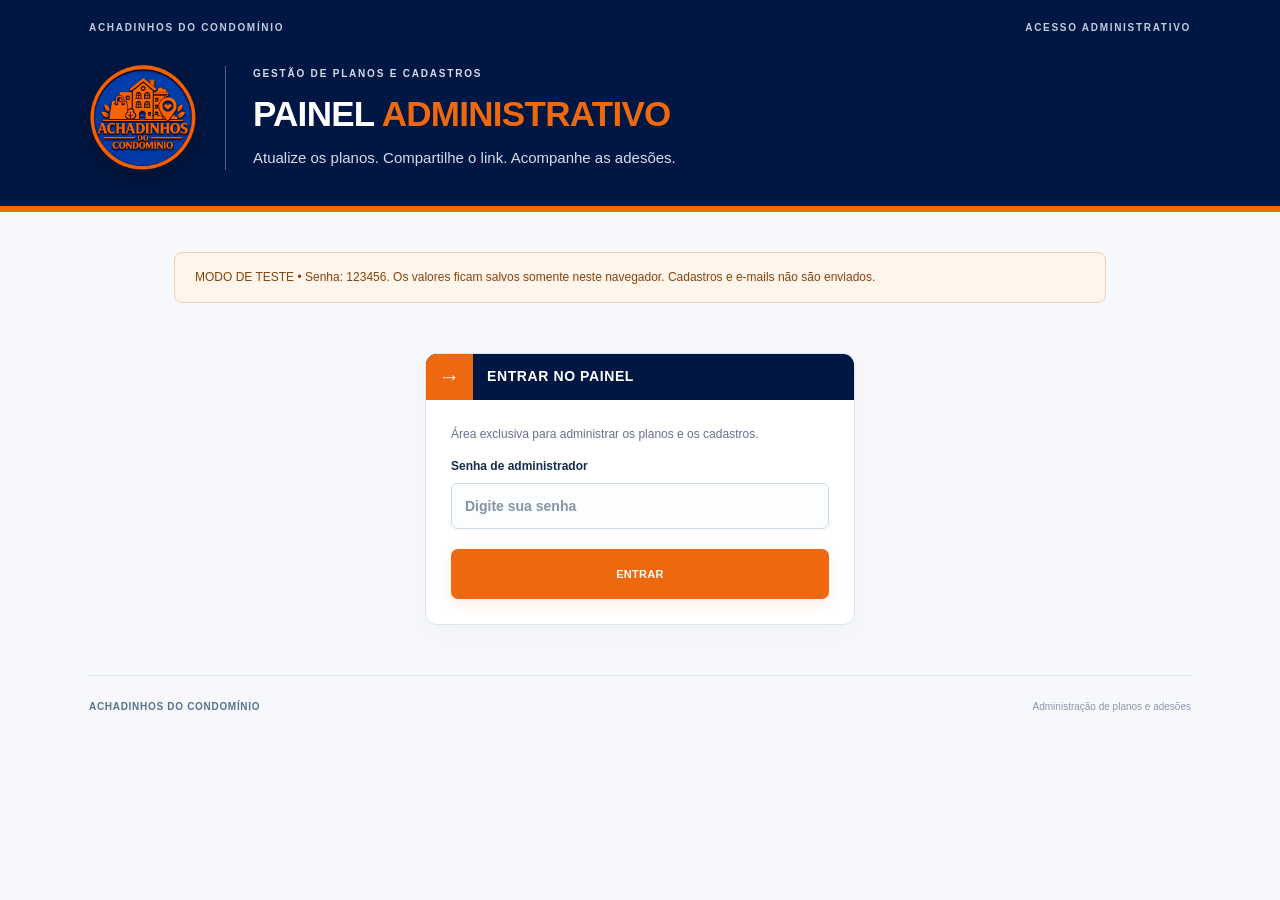
<file: index.html>
<!doctype html><html lang="pt-BR"><head>
<meta charset="utf-8"><meta name="viewport" content="width=device-width, initial-scale=1"><meta name="robots" content="noindex,nofollow"><meta name="theme-color" content="#011743"><title>Administração | Achadinhos do Condomínio</title>
<link rel="icon" href="./assets/favicon.svg" type="image/svg+xml"><link rel="stylesheet" href="./styles.css?v=20261011-pages1"><script src="./config.js?v=20261011-pages1" defer></script><script src="./core.js?v=20261011-pages1" defer></script><script src="./api.js?v=20261011-pages1" defer></script><script src="./demo.js?v=20261011-pages1" defer></script><script src="./admin.js?v=20261011-pages1" defer></script></head><body>
<header class="hero"><div class="hero-inner"><div class="topline"><span>ACHADINHOS DO CONDOMÍNIO</span><span>ACESSO ADMINISTRATIVO</span></div><div class="hero-content"><div class="brand-mark" role="img" aria-label="Logotipo Achadinhos do Condomínio"><img src="./assets/logo-transparente.png" alt="" width="1254" height="1254"></div><div class="hero-title"><p class="eyebrow">GESTÃO DE PLANOS E CADASTROS</p><h1>PAINEL <span>ADMINISTRATIVO</span></h1><p>Atualize os planos. Compartilhe o link. Acompanhe as adesões.</p></div></div></div></header>
<main class="admin-container">
<div class="notice" id="admin-notice" hidden role="status"></div>
<section id="login-section" class="section-card admin-login"><div class="section-heading"><span aria-hidden="true">→</span><h2>ENTRAR NO PAINEL</h2></div><form class="section-body" id="login-form"><p>Área exclusiva para administrar os planos e os cadastros.</p><label>Senha de administrador<input name="password" type="password" required autocomplete="current-password" maxlength="256" placeholder="Digite sua senha"></label><button type="submit" class="button primary" id="login">ENTRAR</button><p class="error" id="login-error" role="alert"></p></form></section>
<div id="dashboard" hidden>
  <div class="admin-title"><div><h1>Seu painel de gestão</h1><p>As alterações abaixo valem para todos os novos cadastros.</p></div><button type="button" class="button secondary" id="logout">SAIR</button></div>
  <section class="admin-section"><h2>Planos e valores</h2><p>Defina o valor anual e a taxa de adesão de cada plano. O parcelamento é sempre em 12 vezes no cartão.</p>
    <form id="plans-form"><div class="admin-plans" id="admin-plans"></div><div class="admin-actions"><button class="button primary" type="submit" id="save-plans">SALVAR PARA TODOS</button><span class="admin-status" id="save-status" role="status"></span></div><p class="error" id="save-error" role="alert"></p></form>
    <p class="admin-warning">Contratos já registrados preservam os valores aceitos. Uma alteração de preço exige um novo aceite de quem ainda está preenchendo o cadastro.</p>
  </section>
  <section class="admin-section"><h2>Gerar link de cadastro</h2><p>Envie um único link pelo WhatsApp. A cliente preenche os dados, lê o termo e assina pelo celular.</p>
    <div class="link-controls"><label>Endereço da página de cadastro<input id="site-url" type="url" placeholder="https://seu-usuario.github.io/seu-repositorio/cadastro.html"></label><label>Plano pré-selecionado<select id="link-plan"><option value="">Cliente escolhe o plano</option><option value="BLUE">BLUE</option><option value="TOP">TOP</option><option value="BLACK">BLACK</option></select></label></div>
    <div class="generated-link"><input id="generated-link" readonly aria-label="Link gerado para cadastro"><button class="button primary" type="button" id="copy-link">COPIAR LINK</button><a id="share-link" class="button secondary" target="_blank" rel="noopener noreferrer" href="https://wa.me/">WHATSAPP ↗</a></div><p class="link-note">O link acompanha os valores atuais dos planos. A página de cadastro não exibe acesso a este painel.</p><p class="error" id="link-error" role="alert"></p>
  </section>
  <section class="admin-section"><div class="admin-title"><div><h2>Cadastros recentes</h2><p>Os últimos 20 registros, com acesso ao PDF e status do envio.</p></div><button class="text-button" type="button" id="refresh">Atualizar</button></div><div class="table-scroll"><table class="admin-receipts"><thead><tr><th>Data</th><th>Empresa</th><th>Plano</th><th>E-mail</th><th>Termo</th><th>Envio</th></tr></thead><tbody id="receipts"></tbody></table></div><p id="receipts-empty" class="admin-empty">Nenhum cadastro registrado.</p><p class="error" id="receipts-error" role="alert"></p></section>
  <p class="admin-help">O PDF e os dados dos clientes ficam no Google Drive e na planilha da conta que ativou o serviço. A senha e a sessão são verificadas pelo servidor. Os valores são armazenados centralmente.</p>
</div></main><footer><strong>ACHADINHOS DO CONDOMÍNIO</strong><span>Administração de planos e adesões</span></footer><div class="toast" id="toast" role="status" hidden></div>
</body></html>
</file>
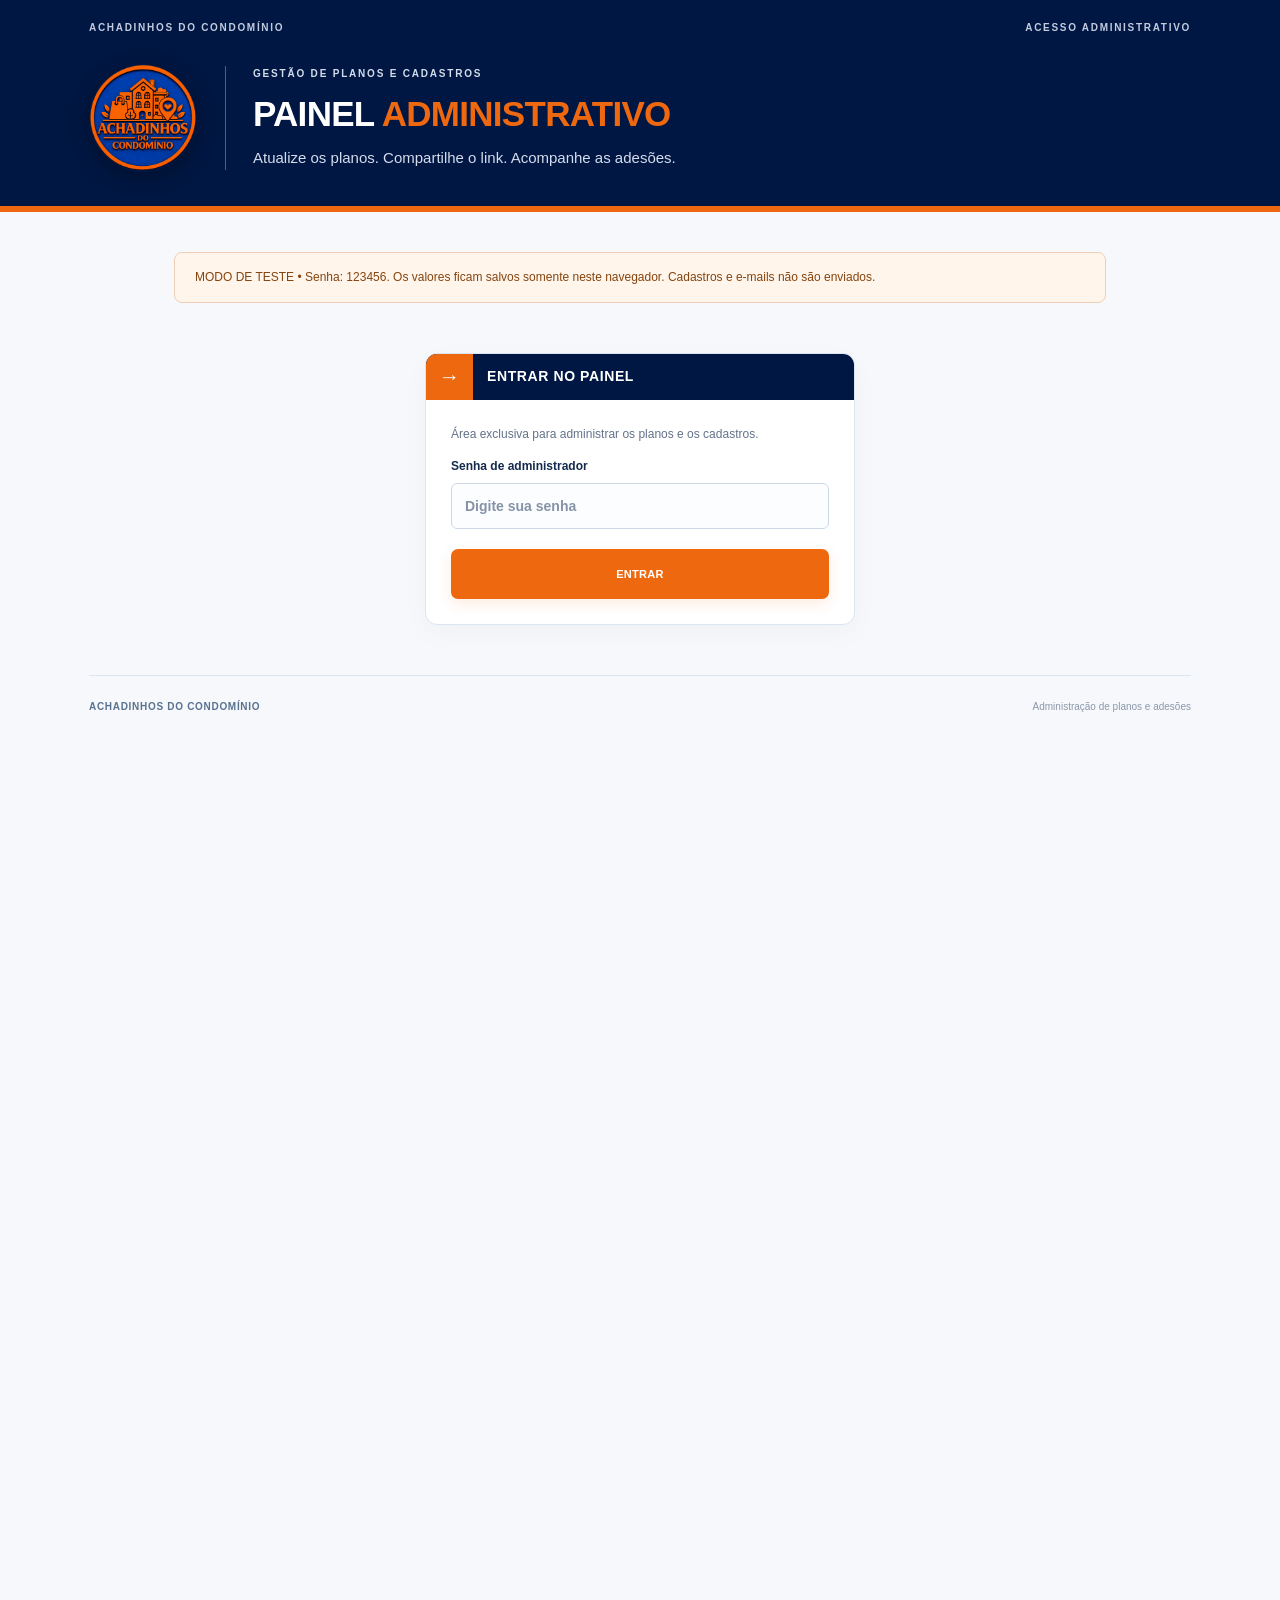
<file: admin.html>
<!doctype html>
<html lang="pt-BR">
<head>
  <meta charset="utf-8">
  <meta name="viewport" content="width=device-width, initial-scale=1">
  <meta name="robots" content="noindex,nofollow">
  <meta http-equiv="refresh" content="0;url=./index.html">
  <title>Administração | Achadinhos do Condomínio</title>
</head>
<body>
  <p>O painel administrativo está na página inicial. <a href="./index.html">Abrir painel</a>.</p>
</body>
</html>
</file>
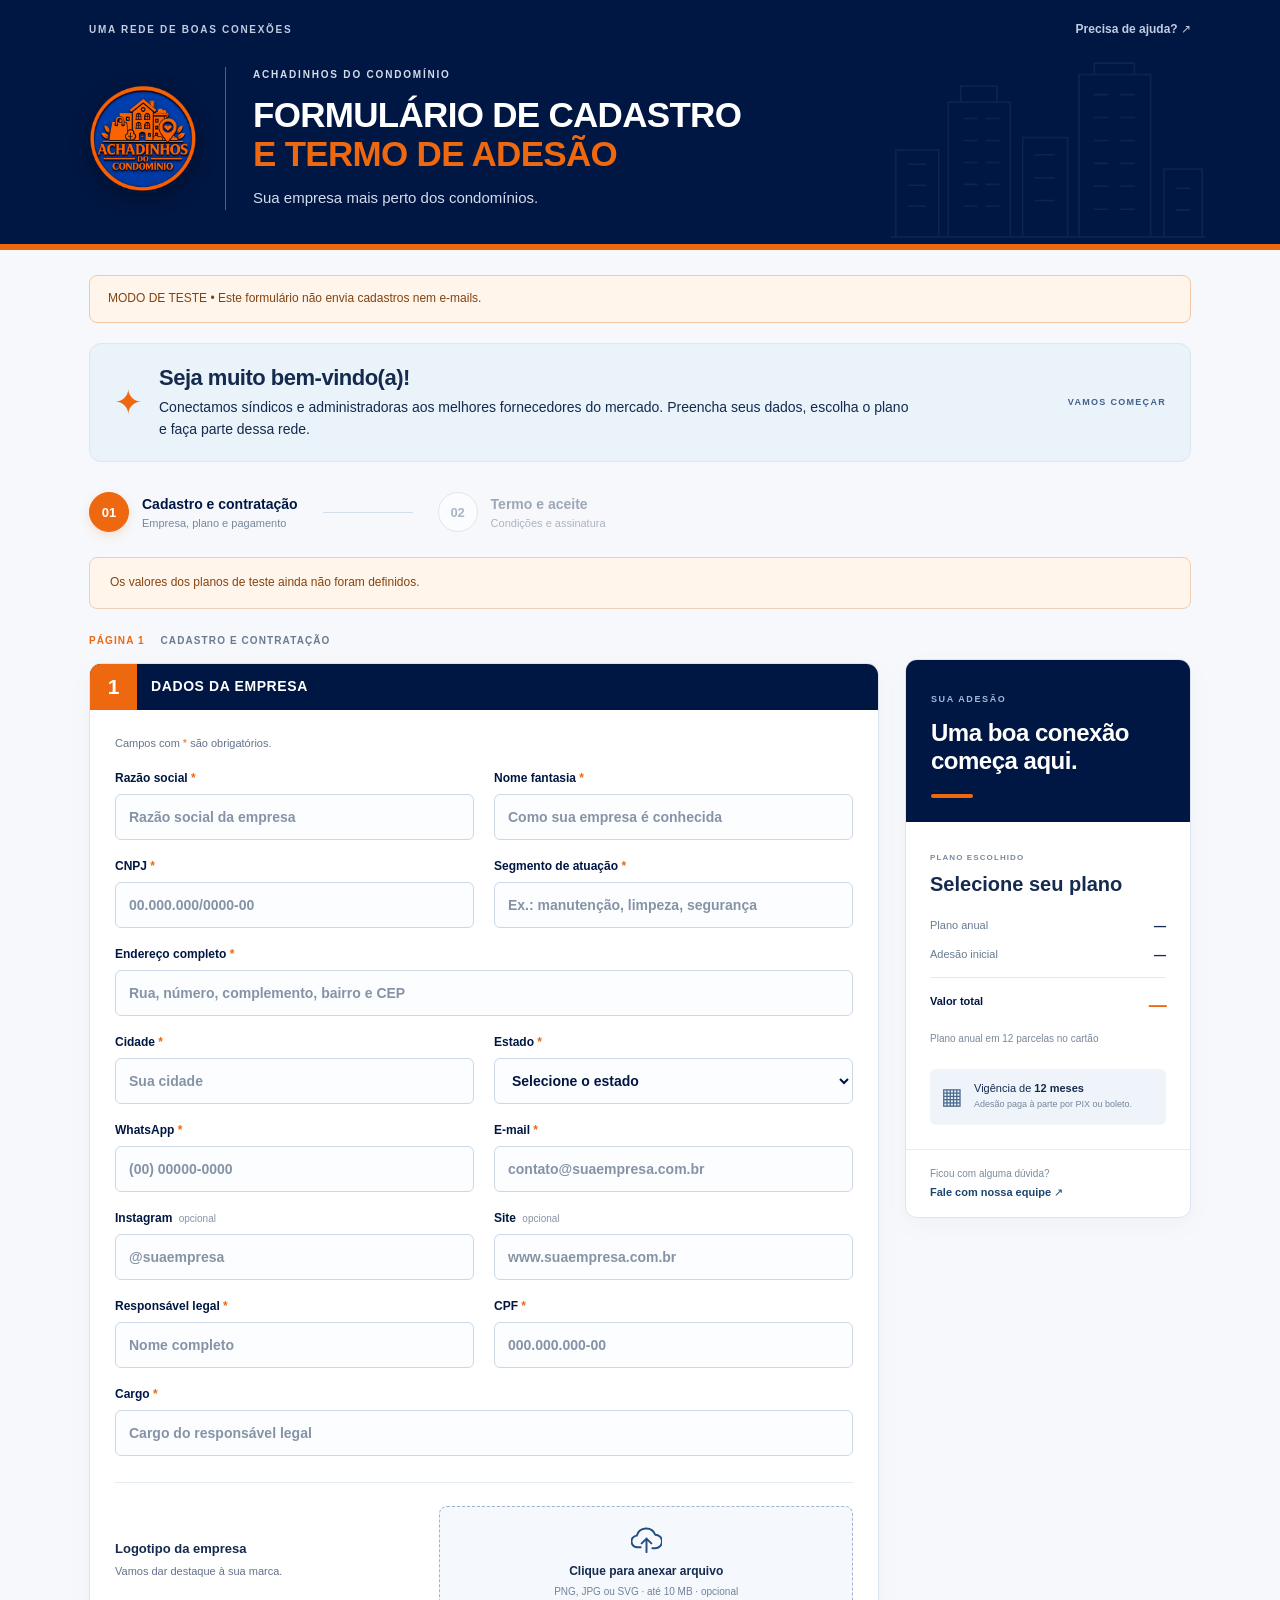
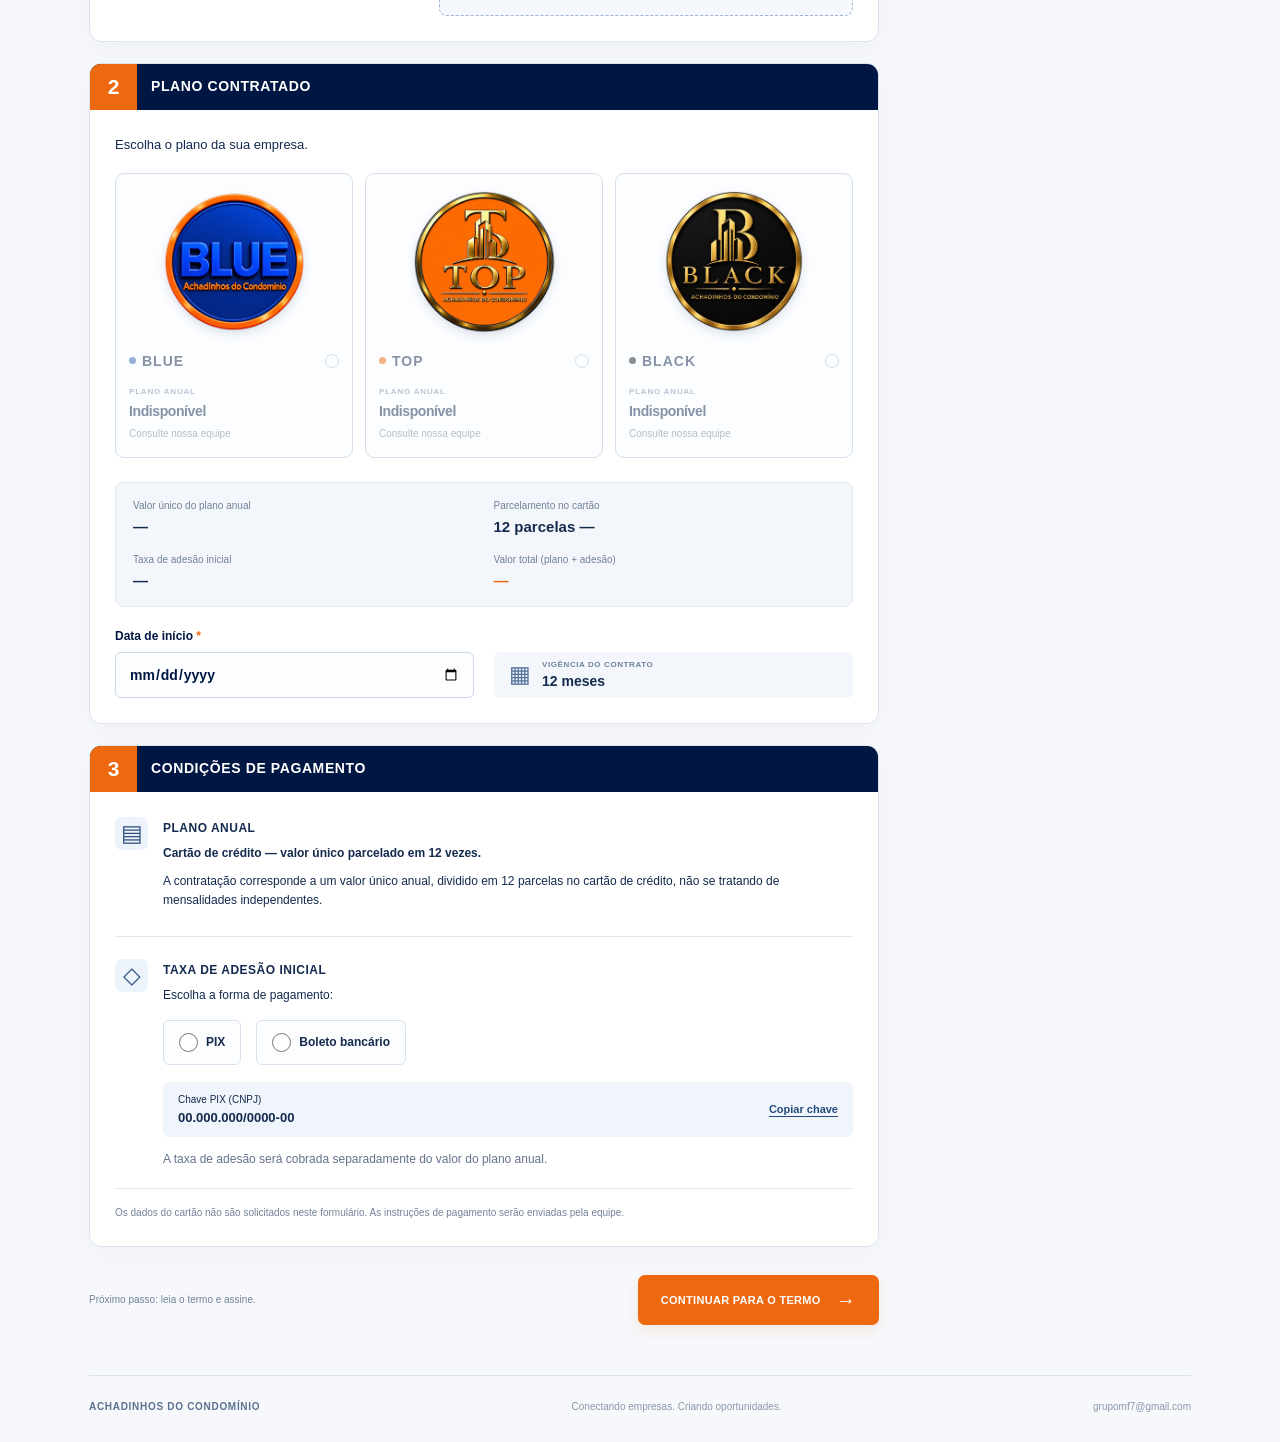
<file: cadastro.html>
<!doctype html>
<html lang="pt-BR">
<head>
  <meta charset="utf-8"><meta name="viewport" content="width=device-width, initial-scale=1">
  <meta name="description" content="Cadastre sua empresa no Achadinhos do Condomínio. Escolha seu plano, conheça as condições e assine sua adesão.">
  <meta name="theme-color" content="#011743"><title>Cadastro e adesão | Achadinhos do Condomínio</title>
  <link rel="icon" href="./assets/favicon.svg" type="image/svg+xml"><link rel="stylesheet" href="./styles.css?v=20261011-pages1">
  <script src="./config.js?v=20261011-pages1" defer></script><script src="./core.js?v=20261011-pages1" defer></script><script src="./api.js?v=20261011-pages1" defer></script><script src="./demo.js?v=20261011-pages1" defer></script><script src="./app.js?v=20261011-pages1" defer></script>
</head>
<body>
  <a class="skip-link" href="#main">Ir para o formulário</a>
  <header class="hero">
    <div class="hero-inner">
      <div class="topline"><span>UMA REDE DE BOAS CONEXÕES</span><a href="https://wa.me/5519993882224" target="_blank" rel="noopener noreferrer">Precisa de ajuda? <span aria-hidden="true">↗</span></a></div>
      <div class="hero-content">
        <div class="brand-mark" role="img" aria-label="Logotipo Achadinhos do Condomínio"><img src="./assets/logo-transparente.png" alt="" width="1254" height="1254"></div>
        <div class="hero-title"><p class="eyebrow">ACHADINHOS DO CONDOMÍNIO</p><h1>FORMULÁRIO DE CADASTRO<br><span>E TERMO DE ADESÃO</span></h1><p>Sua empresa mais perto dos condomínios.</p></div>
        <svg class="skyline" viewBox="0 0 330 190" aria-hidden="true"><path d="M5 185V95h45v90M60 185V45h65v140M73 45V28h38v17M138 185V82h47v103M197 185V16h75v169M213 16V4h42v12M286 185v-70h40v70M0 186h330"/><path d="M18 110h18m-18 22h18m-18 22h18M77 62h13m10 0h13M77 85h13m10 0h13M77 108h13m10 0h13M77 131h13m10 0h13M77 154h13m10 0h13M151 100h20m-20 24h20m-20 24h20M213 37h14m14 0h14M213 61h14m14 0h14M213 85h14m14 0h14M213 109h14m14 0h14M213 133h14m14 0h14M213 157h14m14 0h14M299 135h14m-14 23h14"/></svg>
      </div>
    </div>
  </header>
  <main id="main" class="container">
    <section class="welcome"><div class="welcome-icon" aria-hidden="true">✦</div><div><h2>Seja muito bem-vindo(a)!</h2><p>Conectamos síndicos e administradoras aos melhores fornecedores do mercado. Preencha seus dados, escolha o plano e faça parte dessa rede.</p></div><span class="welcome-tag">VAMOS COMEÇAR</span></section>
    <nav class="steps" aria-label="Etapas do cadastro"><button type="button" id="step-one" class="step active" aria-current="step"><span class="step-number">01</span><span>Cadastro e contratação<small>Empresa, plano e pagamento</small></span></button><span class="step-line" aria-hidden="true"></span><button type="button" id="step-two" class="step" disabled><span class="step-number">02</span><span>Termo e aceite<small>Condições e assinatura</small></span></button></nav>
    <div id="service-notice" class="notice" role="status" hidden></div>
    <div class="layout" id="form-layout">
      <form id="registration" novalidate>
        <div id="page-one">
          <p class="page-label">PÁGINA 1 <span>CADASTRO E CONTRATAÇÃO</span></p>
          <section class="section-card"><div class="section-heading"><span>1</span><h2>DADOS DA EMPRESA</h2></div><div class="section-body">
            <p class="field-note">Campos com <span class="required">*</span> são obrigatórios.</p>
            <div class="field-grid">
              <label>Razão social <span class="required">*</span><input name="razaoSocial" required maxlength="180" autocomplete="organization" placeholder="Razão social da empresa"></label>
              <label>Nome fantasia <span class="required">*</span><input name="nomeFantasia" required maxlength="120" placeholder="Como sua empresa é conhecida"></label>
              <label>CNPJ <span class="required">*</span><input name="cnpj" required maxlength="18" placeholder="00.000.000/0000-00" autocomplete="off" spellcheck="false"></label>
              <label>Segmento de atuação <span class="required">*</span><input name="segmento" required maxlength="100" placeholder="Ex.: manutenção, limpeza, segurança"></label>
              <label class="full">Endereço completo <span class="required">*</span><input name="endereco" required maxlength="250" autocomplete="street-address" placeholder="Rua, número, complemento, bairro e CEP"></label>
              <label>Cidade <span class="required">*</span><input name="cidade" required maxlength="100" autocomplete="address-level2" placeholder="Sua cidade"></label>
              <label>Estado <span class="required">*</span><select name="estado" required autocomplete="address-level1"><option value="">Selecione o estado</option><option>AC</option><option>AL</option><option>AP</option><option>AM</option><option>BA</option><option>CE</option><option>DF</option><option>ES</option><option>GO</option><option>MA</option><option>MT</option><option>MS</option><option>MG</option><option>PA</option><option>PB</option><option>PR</option><option>PE</option><option>PI</option><option>RJ</option><option>RN</option><option>RS</option><option>RO</option><option>RR</option><option>SC</option><option>SP</option><option>SE</option><option>TO</option></select></label>
              <label>WhatsApp <span class="required">*</span><input name="whatsapp" type="tel" required maxlength="25" autocomplete="tel" placeholder="(00) 00000-0000"></label>
              <label>E-mail <span class="required">*</span><input name="email" type="email" required maxlength="180" autocomplete="email" placeholder="contato@suaempresa.com.br"></label>
              <label>Instagram <span class="optional">opcional</span><input name="instagram" maxlength="150" placeholder="@suaempresa"></label>
              <label>Site <span class="optional">opcional</span><input name="site" maxlength="200" placeholder="www.suaempresa.com.br"></label>
              <label>Responsável legal <span class="required">*</span><input name="responsavel" required maxlength="150" autocomplete="name" placeholder="Nome completo"></label>
              <label>CPF <span class="required">*</span><input name="cpf" inputmode="numeric" required maxlength="14" autocomplete="off" placeholder="000.000.000-00"></label>
              <label class="full">Cargo <span class="required">*</span><input name="cargo" required maxlength="100" placeholder="Cargo do responsável legal"></label>
            </div>
            <div class="upload-wrap"><div><h3>Logotipo da empresa</h3><p>Vamos dar destaque à sua marca.</p></div><label class="upload-zone"><input id="logo" type="file" accept=".png,.jpg,.jpeg,.svg,image/png,image/jpeg,image/svg+xml"><svg viewBox="0 0 32 32" aria-hidden="true"><path d="M10 23H7a6 6 0 0 1-1-12 10 10 0 0 1 19-1 7 7 0 0 1 0 14h-3M16 28V14m-5 5 5-5 5 5"/></svg><strong id="logo-name">Clique para anexar arquivo</strong><small>PNG, JPG ou SVG · até 10 MB · opcional</small></label></div>
            <div id="logo-info" class="file-info" hidden><img id="logo-preview" alt="Prévia do logotipo anexado"><span id="logo-size"></span><button type="button" id="remove-logo" class="text-button">Remover arquivo</button></div><p id="logo-error" class="error" role="alert"></p>
          </div></section>
          <section class="section-card"><div class="section-heading"><span>2</span><h2>PLANO CONTRATADO</h2></div><div class="section-body">
            <p class="section-intro">Escolha o plano da sua empresa.</p><fieldset class="plan-options"><legend class="sr-only">Plano contratado</legend>
              <label class="plan blue"><input type="radio" name="plano" value="BLUE" required><img class="plan-logo" src="./assets/plano-blue-3bee747f44aa.png" alt="Logotipo do plano BLUE" width="160" height="160"><span class="plan-top"><span class="plan-dot"></span><strong>BLUE</strong><span class="radio-dot"></span></span><small>PLANO ANUAL</small><span class="plan-price" data-price="BLUE">Valor sob consulta</span><span class="plan-installments" data-installments="BLUE">Vigência de 12 meses</span></label>
              <label class="plan top"><input type="radio" name="plano" value="TOP"><img class="plan-logo" src="./assets/plano-top-2743cb2341a5.png" alt="Logotipo do plano TOP" width="160" height="160"><span class="plan-top"><span class="plan-dot"></span><strong>TOP</strong><span class="radio-dot"></span></span><small>PLANO ANUAL</small><span class="plan-price" data-price="TOP">Valor sob consulta</span><span class="plan-installments" data-installments="TOP">Vigência de 12 meses</span></label>
              <label class="plan black"><input type="radio" name="plano" value="BLACK"><img class="plan-logo" src="./assets/plano-black-09d0106dda8f.png" alt="Logotipo do plano BLACK" width="160" height="160"><span class="plan-top"><span class="plan-dot"></span><strong>BLACK</strong><span class="radio-dot"></span></span><small>PLANO ANUAL</small><span class="plan-price" data-price="BLACK">Valor sob consulta</span><span class="plan-installments" data-installments="BLACK">Vigência de 12 meses</span></label>
            </fieldset>
            <dl class="financial-grid"><div><dt>Valor único do plano anual</dt><dd id="annual-value">—</dd></div><div><dt>Parcelamento no cartão</dt><dd id="installment-value">12 parcelas —</dd></div><div><dt>Taxa de adesão inicial</dt><dd id="fee-value">—</dd></div><div class="total"><dt>Valor total (plano + adesão)</dt><dd id="total-value">—</dd></div></dl>
            <div class="field-grid"><label>Data de início <span class="required">*</span><input name="inicio" type="date" required></label><div class="duration"><span class="calendar-icon" aria-hidden="true">▦</span><div><small>VIGÊNCIA DO CONTRATO</small><strong>12 meses</strong></div></div></div>
          </div></section>
          <section class="section-card"><div class="section-heading"><span>3</span><h2>CONDIÇÕES DE PAGAMENTO</h2></div><div class="section-body">
            <div class="payment-block"><span class="payment-symbol" aria-hidden="true">▤</span><div><h3>Plano anual</h3><p><strong>Cartão de crédito — valor único parcelado em 12 vezes.</strong></p><p>A contratação corresponde a um valor único anual, dividido em 12 parcelas no cartão de crédito, não se tratando de mensalidades independentes.</p></div></div>
            <div class="payment-block adhesion"><span class="payment-symbol" aria-hidden="true">◇</span><div><h3>Taxa de adesão inicial</h3><p>Escolha a forma de pagamento:</p><fieldset class="payment-options"><legend class="sr-only">Pagamento da taxa de adesão</legend><label><input name="pagamentoAdesao" type="radio" value="PIX" required> PIX</label><label><input name="pagamentoAdesao" type="radio" value="BOLETO"> Boleto bancário</label></fieldset><div class="pix-key"><span>Chave PIX (CNPJ)<strong>00.000.000/0000-00</strong></span><button id="copy-pix" type="button" class="text-button">Copiar chave</button></div><p class="muted">A taxa de adesão será cobrada separadamente do valor do plano anual.</p></div></div>
            <p class="payment-note">Os dados do cartão não são solicitados neste formulário. As instruções de pagamento serão enviadas pela equipe.</p>
          </div></section>
          <div class="actions"><span class="action-caption">Próximo passo: leia o termo e assine.</span><button type="button" class="button primary" id="next">CONTINUAR PARA O TERMO <span aria-hidden="true">→</span></button></div>
        </div>
        <div id="page-two" hidden>
          <p class="page-label">PÁGINA 2 <span>TERMO DE ADESÃO E ACEITE CONTRATUAL</span></p>
          <div class="review-banner"><span aria-hidden="true">✓</span><div><strong>Confira as condições da sua adesão.</strong><p>Leia o termo completo antes de confirmar e assinar.</p></div><button type="button" id="edit-data" class="text-button">Editar cadastro</button></div>
          <div id="clauses" class="clauses"></div>
          <section class="section-card"><div class="section-heading"><span>9</span><h2>DECLARAÇÃO DE ACEITE ELETRÔNICO</h2></div><div class="section-body">
            <label class="acceptance"><input type="checkbox" name="aceite" required><span id="acceptance-text"></span></label>
            <div class="field-grid"><label>Nome do responsável <span class="required">*</span><input name="nomeAceite" required maxlength="150" autocomplete="name"></label><label>CPF <span class="required">*</span><input name="cpfAceite" required inputmode="numeric" maxlength="14" autocomplete="off"></label><label>Data do aceite<input name="dataAceite" type="date" readonly></label></div>
            <div class="signature-head"><h3>Assinatura eletrônica <span class="required">*</span></h3><div class="signature-tabs" role="group" aria-label="Forma de assinatura"><button type="button" id="draw-mode" class="selected" aria-pressed="true">Desenhar</button><button type="button" id="type-mode" aria-pressed="false">Digitar</button></div></div>
            <div id="draw-signature"><p class="muted">Assine com o dedo no celular ou com o mouse.</p><div class="canvas-wrap"><canvas id="signature" width="1000" height="300" aria-label="Área para desenhar assinatura. Use Digitar como alternativa acessível."></canvas><span id="signature-hint">Sua assinatura aqui</span><span class="signature-line"></span></div><button type="button" id="clear-signature" class="text-button">Limpar assinatura</button></div>
            <label id="typed-signature" hidden>Digite seu nome completo<input name="assinaturaDigitada" maxlength="150" placeholder="Igual ao nome do responsável"><small>O nome digitado será registrado como sua assinatura eletrônica.</small></label>
            <p id="signature-error" class="error" role="alert"></p>
            <label class="honeypot" aria-hidden="true" tabindex="-1">Website alternativo<input name="websiteAlternativo" tabindex="-1" autocomplete="off"></label>
            <p class="privacy-note">Seu cadastro, logotipo e assinatura serão enviados ao Achadinhos do Condomínio para formalizar a adesão. Você receberá uma cópia do termo em PDF no e-mail informado.</p>
          </div></section>
          <p id="submit-error" class="error" role="alert"></p>
          <div class="actions"><button type="button" class="button secondary" id="back">← VOLTAR</button><button type="submit" class="button primary" id="confirm">CONFIRMAR CADASTRO E ADESÃO <span aria-hidden="true">↗</span></button></div>
        </div>
      </form>
      <aside class="summary" aria-label="Resumo da contratação"><div class="summary-head"><span class="eyebrow">SUA ADESÃO</span><h2>Uma boa conexão<br>começa aqui.</h2><div class="summary-rule"></div></div><div class="summary-body"><span class="summary-label">PLANO ESCOLHIDO</span><strong class="summary-plan" id="summary-plan">Selecione seu plano</strong><dl><div><dt>Plano anual</dt><dd id="summary-annual">—</dd></div><div><dt>Adesão inicial</dt><dd id="summary-fee">—</dd></div><div class="summary-total"><dt>Valor total</dt><dd id="summary-total">—</dd></div></dl><p id="summary-installments" class="summary-installments">Plano anual em 12 parcelas no cartão</p><div class="summary-foot"><span aria-hidden="true">▦</span><span>Vigência de <strong>12 meses</strong><small>Adesão paga à parte por PIX ou boleto.</small></span></div></div><div class="summary-help">Ficou com alguma dúvida?<a href="https://wa.me/5519993882224" target="_blank" rel="noopener noreferrer">Fale com nossa equipe ↗</a></div></aside>
    </div>
    <section id="success" class="success" hidden aria-live="polite"><span class="success-check" aria-hidden="true">✓</span><p class="eyebrow">ACHADINHOS DO CONDOMÍNIO</p><h2>Cadastro e adesão registrados!</h2><p id="success-message"></p><p class="receipt-id" id="receipt-id"></p><div class="success-actions"><button class="button primary" type="button" id="download-pdf">BAIXAR TERMO EM PDF ↓</button></div><p id="download-error" class="error" role="alert"></p><p class="muted">As instruções de pagamento serão enviadas pela equipe. A confirmação do cadastro não realiza cobranças.</p></section>
  </main>
  <footer><strong>ACHADINHOS DO CONDOMÍNIO</strong><span>Conectando empresas. Criando oportunidades.</span><a href="mailto:grupomf7@gmail.com">grupomf7@gmail.com</a></footer>
  <div class="toast" id="toast" role="status" hidden></div>
  <noscript><p class="notice">Ative o JavaScript para preencher e enviar o cadastro.</p></noscript>
</body></html>
</file>
<file: styles.css>
:root{--orange:#EE6810;--navy:#011743;--ink:#142a4e;--muted:#64728a;--line:#dce5ef;--pale:#f3f7fb;--white:#fff;--radius:12px;--shadow:0 8px 28px #01174308;font-family:Arial,Helvetica,sans-serif;color:var(--ink);background:#f6f8fb;font-synthesis:none}
*{box-sizing:border-box}body{margin:0}button,input,select,textarea{font:inherit}button,a,input,select,canvas{-webkit-tap-highlight-color:transparent}button,a{touch-action:manipulation}a{color:inherit}button{cursor:pointer}button:disabled{cursor:not-allowed;opacity:.6}input,select{width:100%;height:46px;margin-top:9px;padding:10px 13px;border:1px solid #cdd8e7;border-radius:6px;background:#fbfdff;color:var(--navy);font-size:14px;transition:border-color .15s,box-shadow .15s}input::placeholder{color:#8693a6}input[type=radio],input[type=checkbox]{width:19px;height:19px;margin:0;accent-color:var(--orange);flex-shrink:0}input[readonly]{background:#eff4fa}input[aria-invalid=true],select[aria-invalid=true]{border-color:#bf3434}input:focus,select:focus{outline:0;border-color:#426a9c;box-shadow:0 0 0 3px #426a9c18}button:focus-visible,a:focus-visible{outline:3px solid #EE6810;outline-offset:4px}[hidden]{display:none!important}p{line-height:1.6}h1,h2,h3,p{margin-top:0}h3{font-size:15px}svg{fill:none;stroke:currentColor;stroke-width:2;stroke-linecap:round;stroke-linejoin:round}.sr-only{position:absolute;width:1px;height:1px;padding:0;margin:-1px;overflow:hidden;clip:rect(0,0,0,0);white-space:nowrap;border:0}.skip-link{position:fixed;top:-80px;left:20px;z-index:100;background:white;padding:14px}.skip-link:focus{top:16px}
.hero{background:var(--navy);color:white;border-bottom:6px solid var(--orange);overflow:hidden}.hero-inner{max-width:1150px;padding:22px 24px 34px;margin:auto}.topline{display:flex;justify-content:space-between;align-items:center;font-size:10px;font-weight:bold;letter-spacing:1.7px;color:#c3ccdf}.topline a{font-size:12px;letter-spacing:0;text-decoration:none}.topline a:hover{color:#fff}.hero-content{display:flex;align-items:center;gap:28px;position:relative;padding-top:31px}.brand-mark{position:relative;overflow:hidden;width:108px;height:108px;flex-shrink:0;border-radius:50%;box-shadow:0 5px 20px #0005;background:var(--navy)}.brand-mark img{display:block;width:100%;height:100%;object-fit:contain}.hero-title{border-left:1px solid #ffffff50;padding-left:27px;z-index:1}.eyebrow{font-size:10px;letter-spacing:1.8px;font-weight:bold}.hero-title .eyebrow{color:#d3dcea;margin-bottom:12px}.hero h1{font-size:32px;line-height:1.12;letter-spacing:-.7px;font-weight:800;margin-bottom:13px}.hero h1 span{color:var(--orange)}.hero-title>p:last-child{font-size:15px;margin:0;color:#d5dcec}.skyline{position:absolute;right:-15px;bottom:-35px;width:315px;height:190px;stroke:#55729e;opacity:.15;stroke-width:1.6}
.container{width:min(1150px,100%);padding:25px 24px 0;margin:auto}.welcome{display:flex;align-items:center;gap:17px;background:#eaf2fa;border:1px solid #dbe7f3;border-radius:var(--radius);padding:21px 24px}.welcome-icon{color:var(--orange);font-size:34px}.welcome h2{font-size:22px;letter-spacing:-.5px;margin:0 0 5px}.welcome p{font-size:14px;max-width:760px;margin:0}.welcome-tag{font-size:9px;font-weight:bold;letter-spacing:1.3px;white-space:nowrap;color:#43618a;margin-left:auto}.steps{display:flex;align-items:center;max-width:740px;padding:30px 0 25px;gap:25px}.step{display:flex;align-items:center;gap:13px;background:none;border:0;padding:0;color:var(--muted);text-align:left;font-size:14px;font-weight:bold}.step small{display:block;font-size:11px;font-weight:normal;color:#7a879a;margin-top:5px}.step-number{display:flex;align-items:center;justify-content:center;width:40px;height:40px;border:1px solid #cdd8e7;border-radius:50%;font-size:13px;color:#7b8aa1;background:white}.step.active{color:var(--navy)}.step.active .step-number{background:var(--orange);color:white;border-color:var(--orange);box-shadow:0 4px 10px #ee681026}.step.done .step-number{background:var(--navy);color:white}.step-line{height:1px;background:#d3deeb;flex:1;max-width:90px}.layout{display:grid;grid-template-columns:minmax(0,1fr) 286px;gap:26px;align-items:start}.page-label{font-size:10px;color:var(--orange);letter-spacing:1.1px;font-weight:bold;margin:0 0 14px}.page-label span{color:#6a7a91;margin-left:12px}.section-card{border-radius:var(--radius);overflow:hidden;background:white;border:1px solid var(--line);margin-bottom:21px;box-shadow:var(--shadow)}.section-heading{display:flex;align-items:center;gap:14px;background:var(--navy);color:white;min-height:46px;padding-right:16px}.section-heading>span{display:flex;align-items:center;justify-content:center;background:var(--orange);font-size:21px;font-weight:bold;width:47px;align-self:stretch;flex-shrink:0}.section-heading h2{font-size:14px;letter-spacing:.6px;margin:0;line-height:1.4}.section-body{padding:25px}.field-note{font-size:11px;color:var(--muted);margin:0 0 19px}.required{color:var(--orange)}.field-grid{display:grid;grid-template-columns:1fr 1fr;column-gap:20px;row-gap:19px}.field-grid>label,#typed-signature{font-size:12px;font-weight:bold;color:var(--navy);display:block}.optional{font-size:10px;color:#8793a6;font-weight:normal;margin-left:3px}.full{grid-column:1/-1}.upload-wrap{border-top:1px solid #e3ebf3;padding-top:23px;margin-top:26px;display:grid;grid-template-columns:1fr 1.35fr;gap:18px;align-items:center}.upload-wrap h3{font-size:13px;margin-bottom:7px}.upload-wrap p{font-size:11px;color:var(--muted);margin:0}.upload-zone{position:relative;border:1.5px dashed #9fb4d0;border-radius:8px;background:#f5f9fe;display:flex;align-items:center;flex-direction:column;gap:8px;padding:18px 12px;text-align:center;cursor:pointer}.upload-zone:focus-within{outline:3px solid var(--orange);outline-offset:3px}.upload-zone input{position:absolute;inset:0;width:100%;height:100%;margin:0;opacity:0;cursor:pointer}.upload-zone svg{width:31px;height:31px;color:#244e80;pointer-events:none}.upload-zone strong{font-size:12px;max-width:100%;overflow-wrap:anywhere}.upload-zone small{font-size:10px;color:#71809a}.file-info{display:flex;align-items:center;gap:12px;padding-top:15px;font-size:11px}.file-info img{width:45px;height:45px;object-fit:contain}.file-info button{margin-left:auto}.text-button{border:0;background:none;color:#244b7b;font-weight:bold;font-size:11px;padding:6px 0;white-space:nowrap;text-decoration:underline;text-underline-offset:3px}.text-button:hover{color:var(--orange)}.section-intro{font-size:13px;margin-bottom:17px}.plan-options{border:0;padding:0;display:grid;grid-template-columns:repeat(3,minmax(0,1fr));gap:12px;margin:0 0 24px}.plan{position:relative;border:1px solid #d4dfeb;border-radius:9px;background:#fbfdff;padding:16px 13px;cursor:pointer;display:flex;flex-direction:column;transition:background .2s,border-color .2s}.plan:hover{border-color:#98acc8}.plan:has(input:checked){border:2px solid var(--orange);padding:15px 12px;background:#fff7f0}.plan:has(input:focus-visible){outline:3px solid var(--orange);outline-offset:3px}.plan:has(input:disabled){opacity:.5;cursor:not-allowed}.plan input{position:absolute;inset:0;width:100%;height:100%;opacity:0}.plan-top{display:flex;align-items:center;gap:6px;margin-bottom:18px}.plan-top strong{font-size:14px;letter-spacing:1px}.plan-dot{width:7px;height:7px;border-radius:50%;background:#3464ab}.top .plan-dot{background:var(--orange)}.black .plan-dot{background:#1a2331}.radio-dot{width:14px;height:14px;border-radius:50%;border:1px solid #b2c0d5;margin-left:auto}.plan:has(input:checked) .radio-dot{border:4px solid var(--orange)}.plan>small{font-size:8px;color:#7a8ba3;font-weight:bold;letter-spacing:.8px;margin-bottom:7px}.plan-price{font-weight:bold;font-size:14px;letter-spacing:-.4px;overflow-wrap:anywhere}.plan-installments{font-size:10px;color:#6e7f95;margin-top:7px;line-height:1.5}.financial-grid{display:grid;grid-template-columns:1fr 1fr;background:#f3f7fb;border:1px solid #e0e8f2;border-radius:8px;margin:0 0 22px;padding:17px;gap:19px}.financial-grid dt{font-size:10px;color:#718099;margin-bottom:7px}.financial-grid dd{font-size:15px;margin:0;font-weight:bold}.financial-grid .total dd{color:var(--orange)}.duration{display:flex;align-items:center;gap:11px;background:#f3f7fb;border-radius:6px;padding:15px;align-self:end;height:46px}.duration small{font-size:8px;font-weight:bold;letter-spacing:.6px;color:#6f829c;display:block}.duration strong{font-size:14px;display:block;margin-top:4px}.calendar-icon{font-size:23px;color:#517099}.payment-block{display:flex;gap:15px}.payment-symbol{display:grid;place-items:center;width:33px;height:33px;flex-shrink:0;background:#edf3fb;border-radius:7px;font-size:23px;color:#30517e}.payment-block h3{text-transform:uppercase;font-size:12px;letter-spacing:.5px;margin:4px 0 9px}.payment-block p{font-size:12px;margin-bottom:9px}.adhesion{border-top:1px solid #e1e8f0;margin-top:17px;padding-top:22px}.adhesion>div{width:100%}.payment-options{display:flex;gap:15px;border:0;margin:14px 0 17px;padding:0}.payment-options label{display:flex;align-items:center;gap:8px;font-size:12px;font-weight:bold;border:1px solid #d7e2ef;padding:12px 15px;border-radius:6px;background:#fcfdff}.payment-options label:has(input:checked){border-color:var(--orange);background:#fff7f0}.pix-key{display:flex;justify-content:space-between;gap:15px;align-items:center;padding:12px 15px;background:#f0f5fb;border-radius:6px;font-size:10px;margin-bottom:13px}.pix-key strong{display:block;font-size:13px;margin-top:5px}.muted{color:var(--muted);font-size:12px}.payment-note{font-size:10px;line-height:1.6;padding-top:16px;margin:10px 0 0;color:#748299;border-top:1px solid #e1e8f0}.actions{display:flex;justify-content:space-between;align-items:center;gap:15px;margin:28px 0 35px}.button{display:inline-flex;justify-content:center;align-items:center;gap:15px;text-decoration:none;border:0;border-radius:7px;min-height:50px;padding:15px 23px;font-size:11px;font-weight:800;letter-spacing:.3px;line-height:1.5}.button.primary{background:var(--orange);color:white;box-shadow:0 5px 14px #ee681020}.button.primary:hover{background:#d85a07}.button.secondary{background:white;border:1px solid #cad8e9;color:var(--navy)}.button span{font-size:20px;line-height:1}.action-caption{font-size:10px;color:#73829a}.summary{position:sticky;top:22px;margin-top:26px;border-radius:12px;overflow:hidden;background:white;box-shadow:var(--shadow);border:1px solid #dce5ef}.summary-head{background:var(--navy);color:white;padding:28px 25px 24px}.summary-head .eyebrow{color:#a6b8d8;font-size:9px;letter-spacing:1.6px}.summary-head h2{font-size:24px;line-height:1.2;letter-spacing:-.5px;margin:13px 0 18px}.summary-rule{width:42px;height:4px;background:var(--orange);border-radius:2px}.summary-body{padding:24px}.summary-label{font-size:8px;letter-spacing:1.1px;color:#7a8a9e;font-weight:bold}.summary-plan{display:block;font-size:20px;margin:9px 0 23px}.summary dl{margin:0}.summary dl>div{display:flex;justify-content:space-between;gap:10px;margin:15px 0}.summary dt{font-size:11px;color:#687b92}.summary dd{font-size:12px;font-weight:bold;margin:0}.summary-total{border-top:1px solid #e2e9f0;padding-top:17px}.summary-total dt{color:var(--navy);font-weight:bold}.summary-total dd{font-size:18px;color:var(--orange);letter-spacing:-.7px}.summary-installments{font-size:10px;line-height:1.6;color:#7b889b;margin:13px 0 22px}.summary-foot{display:flex;gap:11px;align-items:center;background:#eff4fa;border-radius:6px;padding:13px 11px;font-size:11px}.summary-foot>span:first-child{font-size:23px;color:#48698f}.summary-foot small{display:block;font-size:9px;line-height:1.5;color:#75859b;margin-top:4px}.summary-help{border-top:1px solid #e5edf5;padding:18px 24px;font-size:10px;color:#7a8b9f}.summary-help a{display:block;font-size:11px;font-weight:bold;color:#1c456f;margin-top:7px;text-decoration:none}
.notice{padding:15px 20px;border:1px solid #efcfb6;border-radius:8px;color:#85440f;background:#fff5eb;font-size:12px;line-height:1.6;margin:0 0 24px}.error{color:#b32d2d;font-size:12px;line-height:1.6;margin:10px 0 0}.error:empty{display:none}.review-banner{display:flex;align-items:center;gap:13px;padding:18px;background:#eaf2fa;border-radius:9px;margin-bottom:20px;font-size:13px}.review-banner>span{width:32px;height:32px;display:grid;place-items:center;border-radius:50%;background:#011743;color:white}.review-banner p{font-size:11px;margin:5px 0 0;color:#657b98}.review-banner button{margin-left:auto}.clause{background:white;border:1px solid var(--line);border-radius:9px;padding:21px 25px;margin-bottom:14px}.clause h2{font-size:13px;letter-spacing:.1px;margin-bottom:12px}.clause h2::first-letter{color:var(--orange)}.clause p{font-size:12px;line-height:1.8;margin-bottom:9px}.clause p:last-child{margin-bottom:0}.acceptance{display:flex;align-items:flex-start;gap:12px;background:#f4f8fc;padding:17px;border:1px solid #dbe5f0;border-radius:8px;margin-bottom:24px;font-size:12px;line-height:1.8}.acceptance input{margin-top:3px}.signature-head{display:flex;align-items:center;justify-content:space-between;margin:25px 0 13px;gap:15px}.signature-head h3{font-size:13px;margin:0}.signature-tabs{display:flex;background:#edf3fa;border-radius:6px;padding:3px}.signature-tabs button{background:none;border:0;border-radius:4px;padding:7px 11px;font-size:11px;color:#56708e}.signature-tabs .selected{background:white;color:var(--navy);box-shadow:0 1px 6px #01174312}.canvas-wrap{position:relative;width:100%;height:165px;border:1px dashed #a8b8cd;border-radius:8px;background:#fbfdff;overflow:hidden}canvas{width:100%;height:100%;display:block;touch-action:none;position:relative;z-index:2;cursor:crosshair}.signature-line{position:absolute;bottom:38px;left:7%;right:7%;height:1px;background:#d7e2ef;z-index:0}#signature-hint{position:absolute;top:58px;left:0;right:0;text-align:center;color:#b2bdd0;font-size:18px;font-style:italic;pointer-events:none}#clear-signature{display:block;margin-left:auto;margin-top:5px}#typed-signature small{display:block;color:var(--muted);font-weight:normal;font-size:10px;line-height:1.6;margin-top:8px}.privacy-note{font-size:10px;color:#71829a;line-height:1.8;margin:22px 0 0}.honeypot{position:absolute;left:-10000px;width:1px;height:1px;overflow:hidden}.success{text-align:center;background:white;border:1px solid #dce5ef;border-radius:14px;max-width:790px;margin:10px auto 50px;padding:50px 35px}.success-check{display:grid;place-items:center;width:70px;height:70px;border-radius:50%;background:#e7f3ed;color:#287e4e;font-size:34px;margin:0 auto 25px}.success .eyebrow{color:#7d8c9f}.success h2{font-size:28px;margin-bottom:18px}.success p{font-size:14px}.success-actions{margin:28px 0}.receipt-id{font-family:monospace;font-size:12px!important;color:#687891;overflow-wrap:anywhere}footer{max-width:1102px;margin:15px auto 0;border-top:1px solid #dbe5f0;padding:25px 0 30px;display:flex;justify-content:space-between;gap:18px;align-items:center;color:#8b98ab;font-size:10px}footer strong{color:#59728f;font-size:10px;letter-spacing:.7px}footer a{text-decoration:none}.toast{position:fixed;bottom:25px;left:50%;transform:translateX(-50%);max-width:90%;background:var(--navy);color:white;padding:13px 20px;border-radius:8px;z-index:20;font-size:12px;box-shadow:0 4px 15px #01174333}
.admin-container{max-width:980px;margin:40px auto;padding:0 24px}.admin-title{display:flex;justify-content:space-between;align-items:center;gap:20px;margin-bottom:25px}.admin-title h1{font-size:28px;letter-spacing:-.7px;margin-bottom:7px}.admin-title p{font-size:13px;color:var(--muted);margin:0}.admin-login{max-width:430px;margin:50px auto}.admin-login .section-body>p{font-size:12px;color:var(--muted)}.admin-login label{font-size:12px;font-weight:bold}.admin-login .button{width:100%;margin-top:20px}.admin-plans{display:grid;grid-template-columns:repeat(3,1fr);gap:18px}.admin-plan{border:1px solid var(--line);border-radius:9px;padding:23px;background:#f9fbfe}.admin-plan h3{font-size:18px;margin-bottom:22px}.admin-plan label{display:block;font-size:11px;font-weight:bold;margin-top:18px}.admin-plan label.checkbox{display:flex;gap:9px;align-items:center}.admin-plan small{display:block;font-size:10px;margin-top:9px;color:var(--muted);line-height:1.5}.admin-section{background:white;border:1px solid var(--line);border-radius:12px;padding:28px;margin-bottom:25px}.admin-section h2{font-size:18px;margin:0 0 8px}.admin-section>p{font-size:12px;color:var(--muted);margin-bottom:22px}.admin-actions{display:flex;align-items:center;gap:18px;margin-top:25px}.admin-status{font-size:12px;color:#29794d;line-height:1.6}.link-controls{display:grid;grid-template-columns:1fr 1fr;gap:20px}.link-controls label{font-size:11px;font-weight:bold}.generated-link{display:flex;align-items:center;gap:14px;margin-top:20px}.generated-link input{margin:0;flex:1}.generated-link .button{flex-shrink:0}.link-note{font-size:11px;color:var(--muted);margin:15px 0 0}.admin-warning{font-size:11px;color:#a56820;margin:15px 0 0}.admin-empty{color:#8a94a5;font-size:12px}.admin-receipts{width:100%;border-collapse:collapse;font-size:11px}.admin-receipts th,.admin-receipts td{padding:13px 8px;border-bottom:1px solid var(--line);text-align:left}.admin-receipts th{color:#7b8ca4;font-size:10px}.admin-receipts a{font-weight:bold;text-decoration:underline}.table-scroll{overflow-x:auto}.admin-help{font-size:11px;color:var(--muted);line-height:1.8}
@media(min-width:1250px){.hero h1{font-size:35px}}
@media(max-width:980px){.layout{grid-template-columns:minmax(0,1fr) 245px;gap:19px}.section-body{padding:20px}.summary-body,.summary-head{padding:21px}.welcome-tag{display:none}.hero h1{font-size:28px}.skyline{opacity:.1}.plan-options{gap:8px}.plan{padding:14px 10px}.plan:has(input:checked){padding:13px 9px}.plan-price{font-size:12px}.actions{align-items:stretch}.action-caption{display:none}footer{margin-left:24px;margin-right:24px}.hero-title{padding-left:22px}.admin-plans{gap:12px}.admin-plan{padding:18px}}
@media(max-width:760px){.hero-inner{padding:17px 20px 27px}.topline{font-size:8px;letter-spacing:1px}.topline a{font-size:10px}.hero-content{gap:18px;padding-top:25px}.brand-mark{width:80px;height:80px}.hero-title{padding-left:18px}.hero-title .eyebrow{font-size:8px;letter-spacing:1.1px}.hero h1{font-size:23px;letter-spacing:-.4px}.hero-title>p:last-child{font-size:12px}.skyline{width:230px;right:-70px}.container{padding:20px 18px 0}.welcome{padding:18px;gap:13px}.welcome h2{font-size:20px}.welcome p{font-size:12px}.welcome-icon{font-size:29px}.steps{gap:15px;padding:25px 0}.step{font-size:12px;gap:10px}.step small{font-size:10px}.step-number{width:35px;height:35px;flex-shrink:0}.step-line{max-width:55px}.layout{display:flex;flex-direction:column;gap:0}.layout>form{width:100%}.summary{position:static;width:100%;margin:0 0 32px}.summary-head{padding:20px 22px}.summary-head h2{font-size:20px;margin:10px 0}.summary-head h2 br{display:none}.summary-rule{display:none}.summary-body{padding:20px 22px}.summary-plan{font-size:18px;margin:8px 0 16px}.summary dl{display:grid;grid-template-columns:repeat(3,1fr);gap:10px}.summary dl>div{display:block;margin:0}.summary dd{margin-top:8px}.summary-total{border:0;padding:0}.summary-installments{margin:15px 0}.summary-help{padding:16px 22px}.section-heading h2{font-size:13px}.section-body{padding:22px}.field-grid{gap:18px}.plan-price{font-size:14px}.actions .button.primary{flex:1}.page-label{font-size:9px}.page-label span{margin-left:8px}.clause{padding:21px}.review-banner{font-size:12px;padding:15px}.review-banner button{font-size:10px}.success{padding:36px 24px}.success h2{font-size:23px}footer{flex-wrap:wrap;justify-content:center;text-align:center;font-size:9px;padding:23px 0}.admin-container{margin-top:25px;padding:0 18px}.admin-plans{grid-template-columns:1fr}.admin-section{padding:21px}.admin-plan{padding:21px}.link-controls{grid-template-columns:1fr}.admin-title h1{font-size:24px}.generated-link{flex-direction:column;align-items:stretch}.admin-receipts{min-width:540px}}
@media(max-width:480px){.hero-inner{padding:15px 18px 24px}.topline>span{font-size:7px;letter-spacing:.8px}.hero-content{gap:13px}.brand-mark{width:65px;height:65px}.hero-title{padding-left:13px}.hero-title .eyebrow{font-size:7px;letter-spacing:.7px;margin-bottom:10px}.hero h1{font-size:18px;margin-bottom:10px}.hero-title>p:last-child{font-size:10px}.welcome{padding:17px 15px}.welcome h2{font-size:18px}.welcome p{font-size:11px}.welcome-icon{display:none}.steps{gap:10px}.step{font-size:11px;gap:8px}.step-number{width:31px;height:31px;font-size:11px}.step small{font-size:9px}.step-line{max-width:25px}.section-body{padding:19px 16px}.section-heading h2{font-size:12px;letter-spacing:.2px}.section-heading{gap:11px;min-height:43px}.section-heading>span{width:43px;font-size:19px}.field-grid{grid-template-columns:1fr;row-gap:17px}.upload-wrap{grid-template-columns:1fr;gap:14px}.upload-wrap p{font-size:11px}.plan-options{gap:7px}.plan{padding:14px 9px}.plan:has(input:checked){padding:13px 8px}.plan-top{gap:4px;margin-bottom:15px}.plan-top strong{font-size:12px}.plan-dot{width:5px;height:5px}.radio-dot{width:12px;height:12px}.plan-price{font-size:12px}.plan-installments{font-size:9px}.plan>small{font-size:7px}.financial-grid{padding:14px;gap:18px 12px}.financial-grid dt{font-size:9px}.financial-grid dd{font-size:13px}.duration{height:52px}.payment-block{gap:10px}.payment-symbol{width:27px;height:27px;font-size:21px}.payment-options{gap:9px}.payment-options label{padding:10px;font-size:11px}.pix-key{padding:11px;gap:8px}.pix-key strong{font-size:12px}.pix-key .text-button{font-size:10px}.actions{gap:10px}.button{padding:14px 15px;font-size:10px;gap:9px}.actions .button.secondary{padding:14px 12px;font-size:9px}.actions .button.primary span{display:none}.summary dl{grid-template-columns:1fr 1fr}.summary-total{grid-column:1/-1;padding-top:13px;border-top:1px solid #e0e7f0}.summary-total dd{font-size:20px}.page-label span{display:block;margin:6px 0 0}.review-banner{flex-wrap:wrap}.review-banner button{margin-left:45px}.signature-head{gap:8px}.signature-head h3{font-size:12px}.signature-tabs button{font-size:10px;padding:7px 9px}.clause h2{font-size:12px}.clause p{font-size:12px}.acceptance{padding:14px;gap:10px}.success-actions .button{width:100%}.admin-title{align-items:flex-start}.admin-title .button{min-height:38px;padding:9px 12px}.admin-actions{flex-direction:column;align-items:stretch}}
.plan-logo{display:block;width:100%;max-width:145px;height:auto;aspect-ratio:1;object-fit:contain;margin:0 auto 18px;filter:drop-shadow(0 4px 5px #01174320)}.admin-plan .plan-logo{max-width:150px;margin-bottom:20px}.plan:has(input:disabled){opacity:1}.plan:has(input:disabled) .plan-top,.plan:has(input:disabled)>small,.plan:has(input:disabled) .plan-price,.plan:has(input:disabled) .plan-installments{opacity:.5}.demo-banner{padding:13px 18px;margin:0 0 20px;border:1px solid #f1c7a7;border-radius:8px;background:#fff5eb;color:#83420e;font-size:12px;line-height:1.6}.demo-banner strong{color:var(--navy)}
@media(max-width:480px){.plan-logo{margin-bottom:14px;filter:none}.admin-plan .plan-logo{max-width:150px}.demo-banner{font-size:11px;padding:12px 14px}}
@media(prefers-reduced-motion:reduce){*{transition:none!important;scroll-behavior:auto!important}}
</file>
